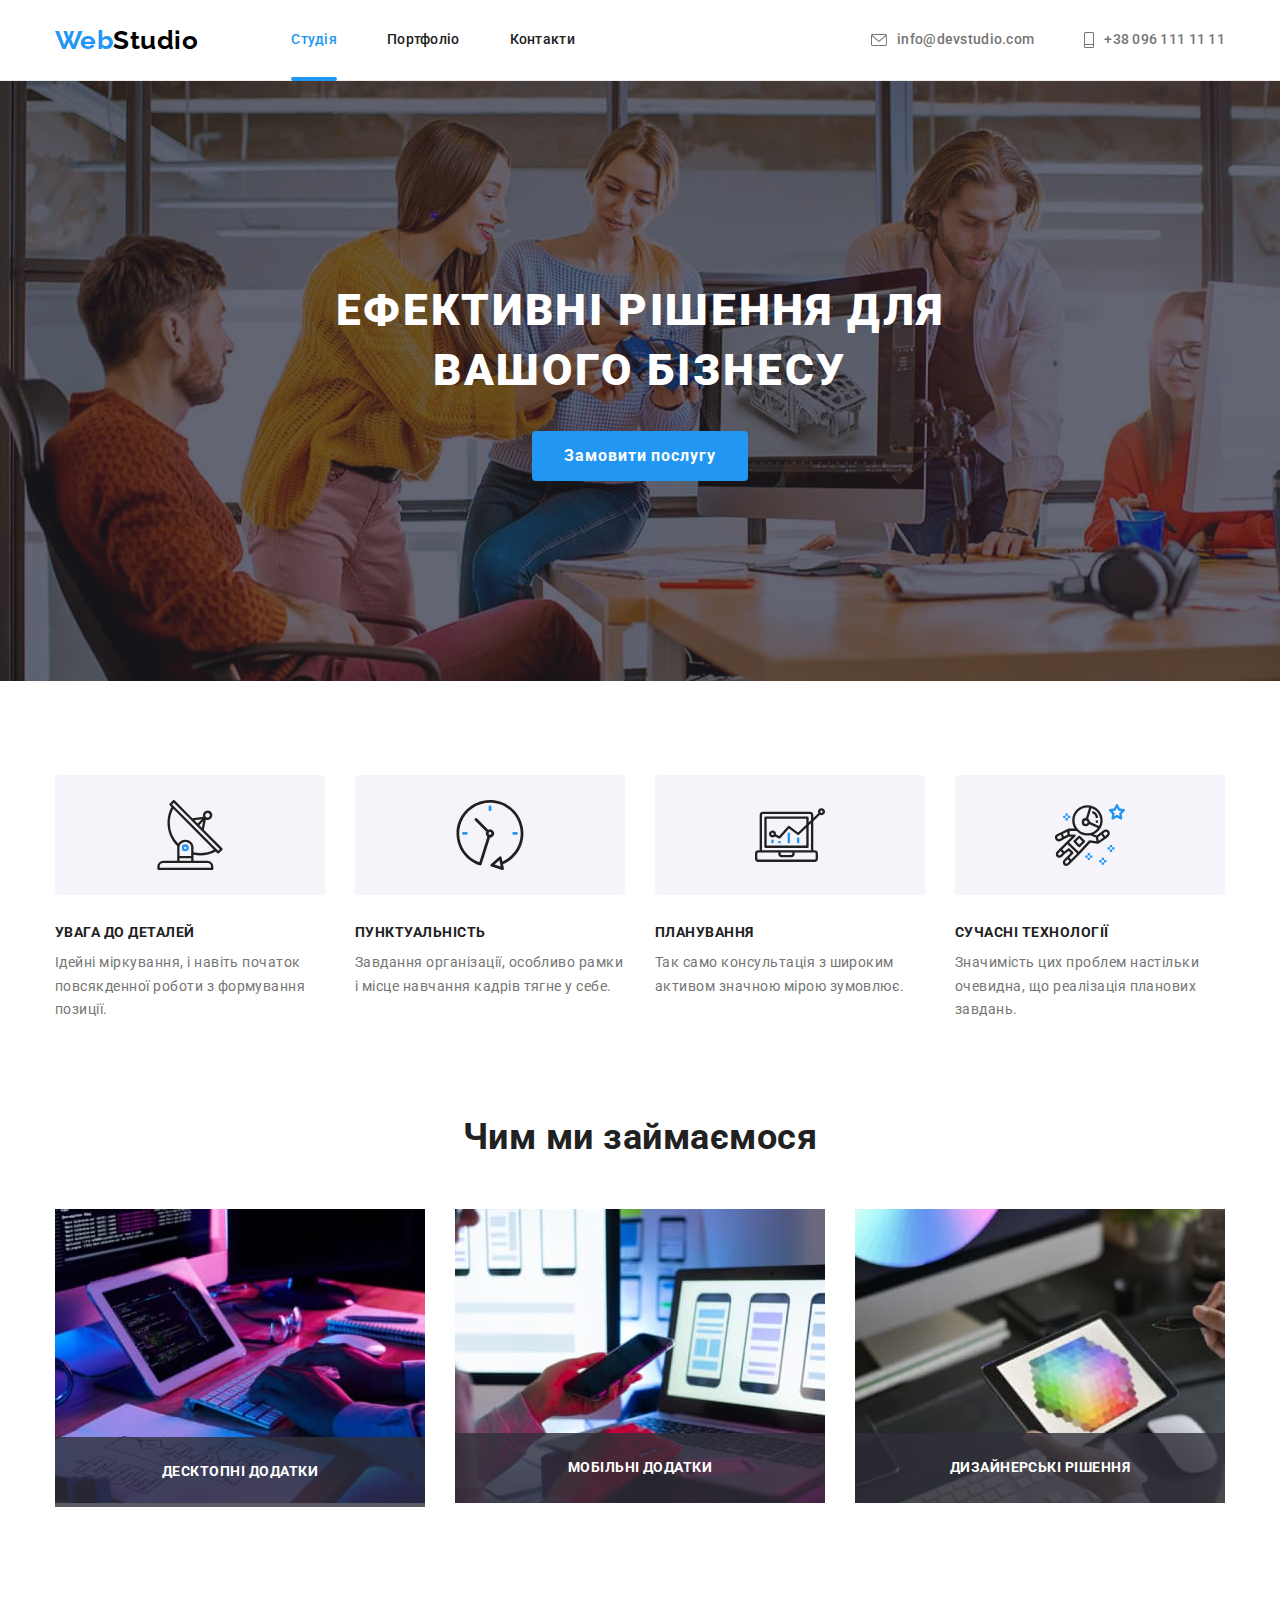
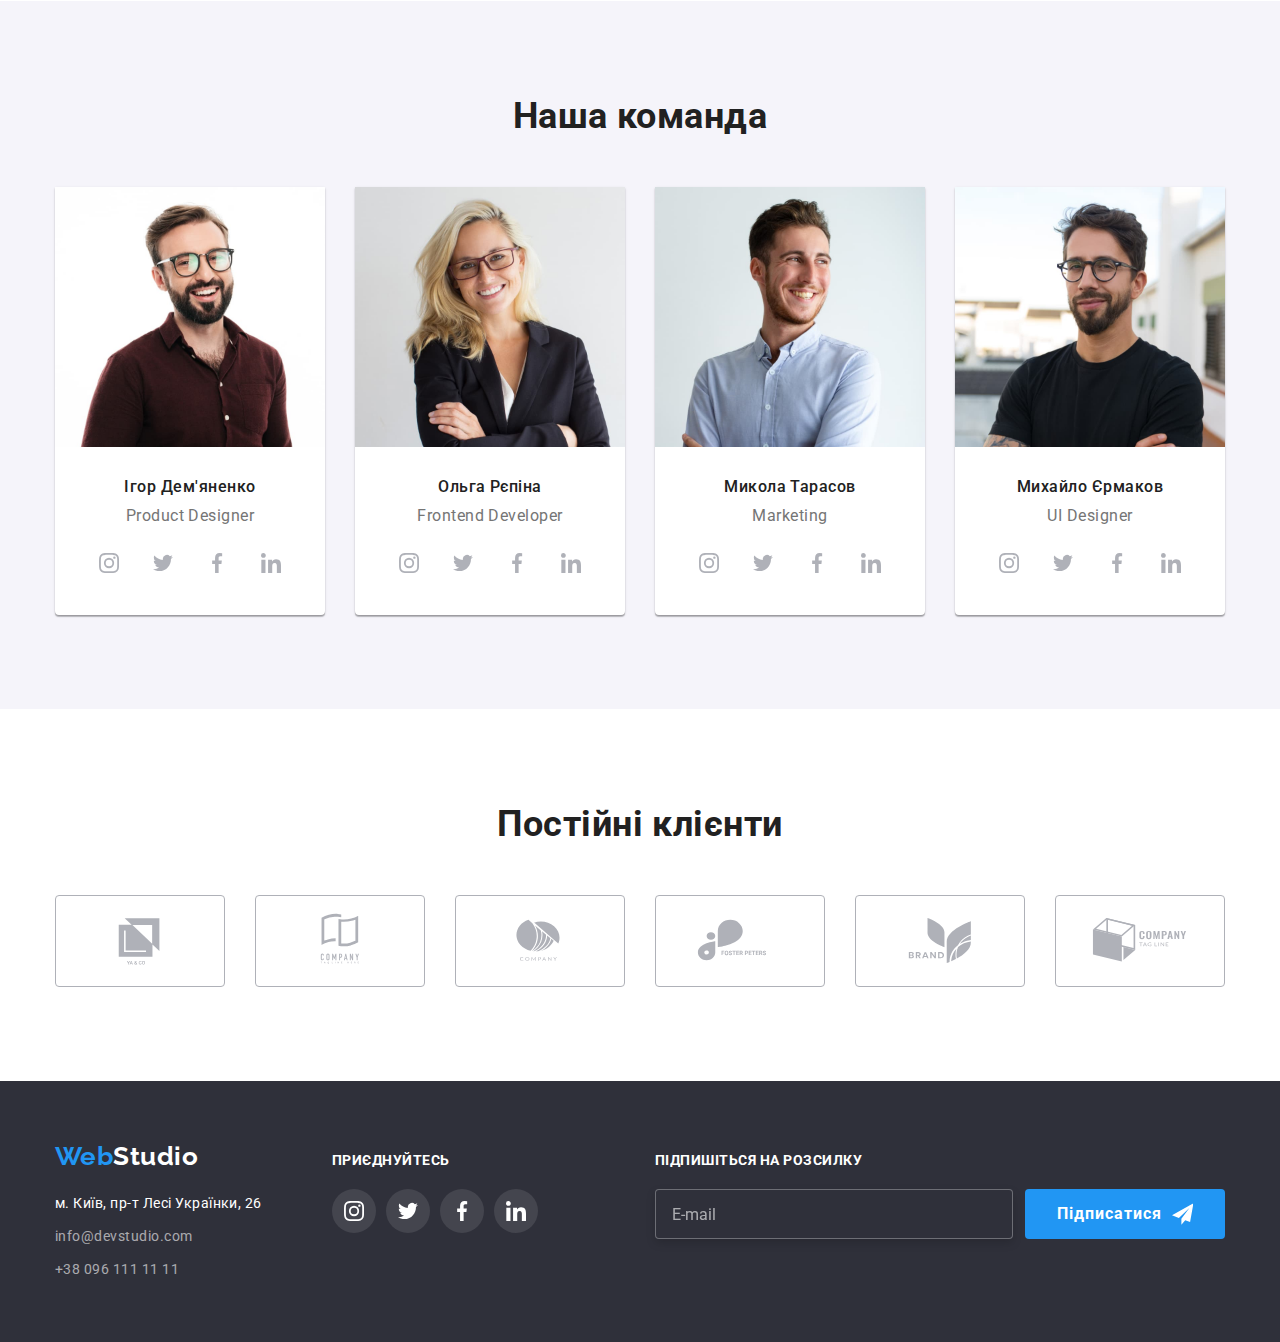
<file: index.html>
<!DOCTYPE html>
<html lang="uk">
  <head>
    <meta charset="UTF-8" />
    <meta http-equiv="X-UA-Compatible" content="IE=edge" />
    <meta name="viewport" content="width=device-width, initial-scale=1.0" />
    <title>Document</title>
    <link rel="preconnect" href="https://fonts.googleapis.com" />
    <link rel="preconnect" href="https://fonts.gstatic.com" crossorigin />
    <link
      href="https://fonts.googleapis.com/css2?family=Raleway:wght@700&family=Roboto:wght@400;500;700;900&display=swap"
      rel="stylesheet"
    />
    <link
      rel="stylesheet"
      href="https://cdnjs.cloudflare.com/ajax/libs/modern-normalize/1.0.0/modern-normalize.min.css"
    />
    <link rel="stylesheet" href="./css/main.min.css" />
  </head>
  <body>
    <!-- Header with Nav-pannel -->
    <header class="header">
      <div class="container nav__container">
        <a href="./index.html" class="link logo header__logo"
          ><span class="logo__web">Web</span>Studio</a
        >
        <nav class="nav">
          <ul class="list nav__list">
            <li class="item">
              <a href="./index.html" class="link nav__link nav__link--current">Студія</a>
            </li>
            <li class="item"><a href="./portfolio.html" class="link nav__link">Портфоліо</a></li>
            <li class="item"><a href="#" class="link nav__link">Контакти</a></li>
          </ul>
        </nav>
        <ul class="list auth__list">
          <li class="item">
            <a href="mailto:info@devstudio.com" class="link auth__link">
              <svg class="auth__icon" width="16" height="12">
                <use href="./images/icons.svg#icon-mail"></use>
              </svg>
              info@devstudio.com</a
            >
          </li>
          <li class="item">
            <a href="tel:+380961111111" class="link auth__link">
              <svg class="auth__icon" width="10" height="16">
                <use href="./images/icons.svg#icon-phone"></use>
              </svg>
              +38 096 111 11 11</a
            >
          </li>
        </ul>
      </div>
    </header>
    <!-- Main content -->
    <main>
      <!-- Section "Hero" -->
      <section class="hero">
        <div class="container hero__overlay">
          <h1 class="hero__title">Ефективні рішення для вашого бізнесу</h1>
          <button type="button" class="button" data-modal-open>Замовити послугу</button>
        </div>
      </section>
      <!-- Section "Preference" -->
      <section class="preference">
        <div class="container">
          <h2 class="visually-hidden">Наші переваги</h2>
          <ul class="list preference__list">
            <li class="preference__item">
              <div class="preference__icon">
                <svg width="70" height="70">
                  <use href="./images/icons.svg#icon-antenna"></use>
                </svg>
              </div>
              <h3 class="preference__subtitle">Увага до деталей</h3>
              <p class="preference__text">
                Ідейні міркування, і навіть початок повсякденної роботи з формування позиції.
              </p>
            </li>
            <li class="preference__item">
              <div class="preference__icon">
                <svg width="70" height="70">
                  <use href="./images/icons.svg#icon-clock"></use>
                </svg>
              </div>
              <h3 class="preference__subtitle">Пунктуальність</h3>
              <p class="preference__text">
                Завдання організації, особливо рамки і місце навчання кадрів тягне у себе.
              </p>
            </li>
            <li class="preference__item">
              <div class="preference__icon">
                <svg width="70" height="70">
                  <use href="./images/icons.svg#icon-diagram"></use>
                </svg>
              </div>
              <h3 class="preference__subtitle">Планування</h3>
              <p class="preference__text">
                Так само консультація з широким активом значною мірою зумовлює.
              </p>
            </li>
            <li class="preference__item">
              <div class="preference__icon">
                <svg width="70" height="70">
                  <use href="./images/icons.svg#icon-astronaut"></use>
                </svg>
              </div>
              <h3 class="preference__subtitle">Сучасні технології</h3>
              <p class="preference__text">
                Значимість цих проблем настільки очевидна, що реалізація планових завдань.
              </p>
            </li>
          </ul>
        </div>
      </section>
      <!-- Section Activity -->
      <section class="activity">
        <div class="container">
          <h2 class="activity__title">Чим ми займаємося</h2>
          <ul class="list activity__list">
            <li class="activity__item">
              <div class="activity__thumb">
                <img
                  src="./images/desktop.jpg"
                  alt="Десктопні додатки"
                  width="370"
                  height="294"
                  class="activity__mage"
                />
                <h3 class="activity__subtitle">Десктопні додатки</h3>
              </div>
            </li>
            <li class="activity__item">
              <div class="activity__thumb">
                <img
                  src="./images/mobile.jpg"
                  alt="Мобільні додатки"
                  width="370"
                  height="294"
                  class="activity__image"
                />
                <h3 class="activity__subtitle">Мобільні додатки</h3>
              </div>
            </li>
            <li class="activity__item">
              <div class="activity__thumb">
                <img
                  src="./images/design.jpg"
                  alt="Дизайнерські рішення"
                  width="370"
                  height="294"
                  class="activity__image"
                />
                <h3 class="activity__subtitle">Дизайнерські рішення</h3>
              </div>
            </li>
          </ul>
        </div>
      </section>
      <!-- Section Team -->
      <section class="team">
        <div class="container">
          <h2 class="team__title">Наша команда</h2>
          <ul class="list team__list">
            <li class="team__card">
              <img
                src="./images/designer.jpg"
                alt="Дизайнер продукту Ігор Дем'яненко"
                width="270"
                height="260"
                class="team__image"
              />
              <div class="team__item">
                <h3 class="team__subtitle">Ігор Дем'яненко</h3>
                <p class="team__text" lang="en">Product Designer</p>
                <ul class="list soc__list">
                  <li>
                    <a href="" class="soc__link">
                      <svg class="soc__icon" width="20" height="20">
                        <use href="./images/icons.svg#icon-instagram"></use>
                      </svg>
                    </a>
                  </li>
                  <li>
                    <a href="" class="soc__link">
                      <svg class="soc__icon" width="20" height="20">
                        <use href="./images/icons.svg#icon-twitter"></use>
                      </svg>
                    </a>
                  </li>
                  <li>
                    <a href="" class="soc__link">
                      <svg class="soc__icon" width="20" height="20">
                        <use href="./images/icons.svg#icon-facebook"></use>
                      </svg>
                    </a>
                  </li>
                  <li>
                    <a href="" class="soc__link">
                      <svg class="soc__icon" width="20" height="20">
                        <use href="./images/icons.svg#icon-linkedin"></use>
                      </svg>
                    </a>
                  </li>
                </ul>
              </div>
            </li>
            <li class="team__card">
              <img
                src="./images/frontend.jpg"
                alt="Розробник інтерфейсу Ольга Рєпіна"
                width="270"
                height="260"
                class="team__image"
              />
              <div class="team__item">
                <h3 class="team__subtitle">Ольга Рєпіна</h3>
                <p class="team__text" lang="en">Frontend Developer</p>
                <ul class="list soc__list">
                  <li>
                    <a href="" class="soc__link">
                      <svg class="soc__icon" width="20" height="20">
                        <use href="./images/icons.svg#icon-instagram"></use>
                      </svg>
                    </a>
                  </li>
                  <li>
                    <a href="" class="soc__link">
                      <svg class="soc__icon" width="20" height="20">
                        <use href="./images/icons.svg#icon-twitter"></use>
                      </svg>
                    </a>
                  </li>
                  <li>
                    <a href="" class="soc__link">
                      <svg class="soc__icon" width="20" height="20">
                        <use href="./images/icons.svg#icon-facebook"></use>
                      </svg>
                    </a>
                  </li>
                  <li>
                    <a href="" class="soc__link">
                      <svg class="soc__icon" width="20" height="20">
                        <use href="./images/icons.svg#icon-linkedin"></use>
                      </svg>
                    </a>
                  </li>
                </ul>
              </div>
            </li>
            <li class="team__card">
              <img
                src="./images/marketing.jpg"
                alt="Маркетолог Микола Тарасов"
                width="270"
                height="260"
                class="team__image"
              />
              <div class="team__item">
                <h3 class="team__subtitle">Микола Тарасов</h3>
                <p class="team__text" lang="en">Marketing</p>
                <ul class="list soc__list">
                  <li>
                    <a href="" class="soc__link">
                      <svg class="soc__icon" width="20" height="20">
                        <use href="./images/icons.svg#icon-instagram"></use>
                      </svg>
                    </a>
                  </li>
                  <li>
                    <a href="" class="soc__link">
                      <svg class="soc__icon" width="20" height="20">
                        <use href="./images/icons.svg#icon-twitter"></use>
                      </svg>
                    </a>
                  </li>
                  <li>
                    <a href="" class="soc__link">
                      <svg class="soc__icon" width="20" height="20">
                        <use href="./images/icons.svg#icon-facebook"></use>
                      </svg>
                    </a>
                  </li>
                  <li>
                    <a href="" class="soc__link">
                      <svg class="soc__icon" width="20" height="20">
                        <use href="./images/icons.svg#icon-linkedin"></use>
                      </svg>
                    </a>
                  </li>
                </ul>
              </div>
            </li>
            <li class="team__card">
              <img
                src="./images/ui.jpg"
                alt="Дизайнер інтерфейсу користувача Михайло Єрмаков"
                width="270"
                height="260"
                class="team__image"
              />
              <div class="team__item">
                <h3 class="team__subtitle">Михайло Єрмаков</h3>
                <p class="team__text" lang="en">UI Designer</p>
                <ul class="list soc__list">
                  <li>
                    <a href="" class="soc__link">
                      <svg class="soc__icon" width="20" height="20">
                        <use href="./images/icons.svg#icon-instagram"></use>
                      </svg>
                    </a>
                  </li>
                  <li>
                    <a href="" class="soc__link">
                      <svg class="soc__icon" width="20" height="20">
                        <use href="./images/icons.svg#icon-twitter"></use>
                      </svg>
                    </a>
                  </li>
                  <li>
                    <a href="" class="soc__link">
                      <svg class="soc__icon" width="20" height="20">
                        <use href="./images/icons.svg#icon-facebook"></use>
                      </svg>
                    </a>
                  </li>
                  <li>
                    <a href="" class="soc__link">
                      <svg class="soc__icon" width="20" height="20">
                        <use href="./images/icons.svg#icon-linkedin"></use>
                      </svg>
                    </a>
                  </li>
                </ul>
              </div>
            </li>
          </ul>
        </div>
      </section>
      <!-- Section Clients -->
      <section class="clients">
        <div class="container">
          <h2 class="clients__title">Постійні клієнти</h2>
          <ul class="list clients__list">
            <li class="clients__item">
              <a href="" class="clients__link">
                <svg class="clients__icon" width="106" height="60">
                  <use href="./images/icons.svg#icon-ya-co"></use>
                </svg>
              </a>
            </li>
            <li class="clients__item">
              <a href="" class="clients__link">
                <svg class="clients__icon" width="106" height="60">
                  <use href="./images/icons.svg#icon-tagline"></use>
                </svg>
              </a>
            </li>
            <li class="clients__item">
              <a href="" class="clients__link">
                <svg class="clients__icon" width="106" height="60">
                  <use href="./images/icons.svg#icon-company"></use>
                </svg>
              </a>
            </li>
            <li class="clients__item">
              <a href="" class="clients__link">
                <svg class="clients__icon" width="106" height="60">
                  <use href="./images/icons.svg#icon-foster-peters"></use>
                </svg>
              </a>
            </li>
            <li class="clients__item">
              <a href="" class="clients__link">
                <svg class="clients__icon" width="106" height="60">
                  <use href="./images/icons.svg#icon-brand"></use>
                </svg>
              </a>
            </li>
            <li class="clients__item">
              <a href="" class="clients__link">
                <svg class="clients__icon" width="106" height="60">
                  <use href="./images/icons.svg#icon-company-tagline"></use>
                </svg>
              </a>
            </li>
          </ul>
        </div>
      </section>
    </main>
    <!-- Footer -->
    <footer class="footer">
      <div class="container footer__container">
        <div>
          <a href="./index.html" class="link logo footer__logo"
            ><span class="logo__web">Web</span>Studio</a
          >
          <address>
            <ul class="list">
              <li class="footer__item">
                <a
                  href="https://goo.gl/maps/CPtrU1FHBa2aNyZL9"
                  target="_blank"
                  rel="noopener noreferrer nofollow"
                  class="link footer__map"
                  >м. Київ, пр-т Лесі Українки, 26</a
                >
              </li>
              <li class="footer__item">
                <a href="mailto:info@devstudio.com" class="link footer__link">info@devstudio.com</a>
              </li>
              <li class="footer__item">
                <a href="tel:+380961111111" class="link footer__link">+38 096 111 11 11</a>
              </li>
            </ul>
          </address>
        </div>
        <div class="social">
          <h2 class="footer__title">Приєднуйтесь</h2>
          <ul class="list social__list">
            <li>
              <a href="" class="social__link">
                <svg class="social__icon" width="20" height="20">
                  <use href="./images/icons.svg#icon-instagram"></use>
                </svg>
              </a>
            </li>
            <li>
              <a href="" class="social__link">
                <svg class="social__icon" width="20" height="20">
                  <use href="./images/icons.svg#icon-twitter"></use>
                </svg>
              </a>
            </li>
            <li>
              <a href="" class="social__link">
                <svg class="social__icon" width="20" height="20">
                  <use href="./images/icons.svg#icon-facebook"></use>
                </svg>
              </a>
            </li>
            <li>
              <a href="" class="social__link">
                <svg class="social__icon" width="20" height="20">
                  <use href="./images/icons.svg#icon-linkedin"></use>
                </svg>
              </a>
            </li>
          </ul>
        </div>
        <div class="subscription">
          <h2 class="footer__title">Підпишіться на розсилку</h2>
          <form class="subscription__form" name="subscription">
            <label class="subscription__input">
              <input
                class="subscription__label"
                type="email"
                name="subscription"
                placeholder="E-mail"
              />
            </label>
            <button type="submit" class="button subscription__button">
              Підписатися
              <svg class="subscription__icon" width="24" height="24">
                <use href="./images/icons.svg#icon-send"></use>
              </svg>
            </button>
          </form>
        </div>
      </div>
    </footer>
    <!-- Modal window -->
    <div class="backdrop is-hidden" data-modal>
      <div class="modal">
        <button type="button" class="modal__button" data-modal-close>
          <svg width="18" height="18">
            <use href="./images/icons.svg#icon-close"></use>
          </svg>
        </button>
        <h2 class="modal__title">Залиште свої дані, ми вам передзвонимо</h2>
        <form class="form" name="contact-form">
          <label class="form__label"
            >Ім'я
            <span class="form__control">
              <input class="form__input" type="text" name="person-name" />
              <svg class="form__icon" width="18" height="18">
                <use href="./images/icons.svg#icon-person-form"></use>
              </svg>
            </span>
          </label>
          <label class="form__label"
            >Телефон
            <span class="form__control">
              <input class="form__input" type="tel" name="person-tel" />
              <svg class="form__icon" width="18" height="18">
                <use href="./images/icons.svg#icon-phone-form"></use>
              </svg>
            </span>
          </label>
          <label class="form__label"
            >Пошта
            <span class="form__control">
              <input class="form__input" type="email" name="person-mail" />
              <svg class="form__icon" width="18" height="18">
                <use href="./images/icons.svg#icon-email-form"></use>
              </svg>
            </span>
          </label>
          <label class="form__area" for="person-comment">Коментар</label>
          <textarea
            class="form__textarea"
            name="person-comment"
            id="person-comment"
            placeholder="Введіть текст"
          ></textarea>

          <label class="checkbox__label">
            <input class="checkbox__input" type="checkbox" name="terms-checkbox" />
            <svg class="checkbox__icon" width="16" height="15">
              <use href="./images/icons.svg#icon-checkbox"></use>
            </svg>
            Погоджуюся з розсилкою та приймаю
            <a href="#" class="checkbox__link">Умови договору</a>
          </label>

          <button type="submit" class="button">Відправити</button>
        </form>
      </div>
    </div>
    <script src="./js/modal.js"></script>
  </body>
</html>
</file>
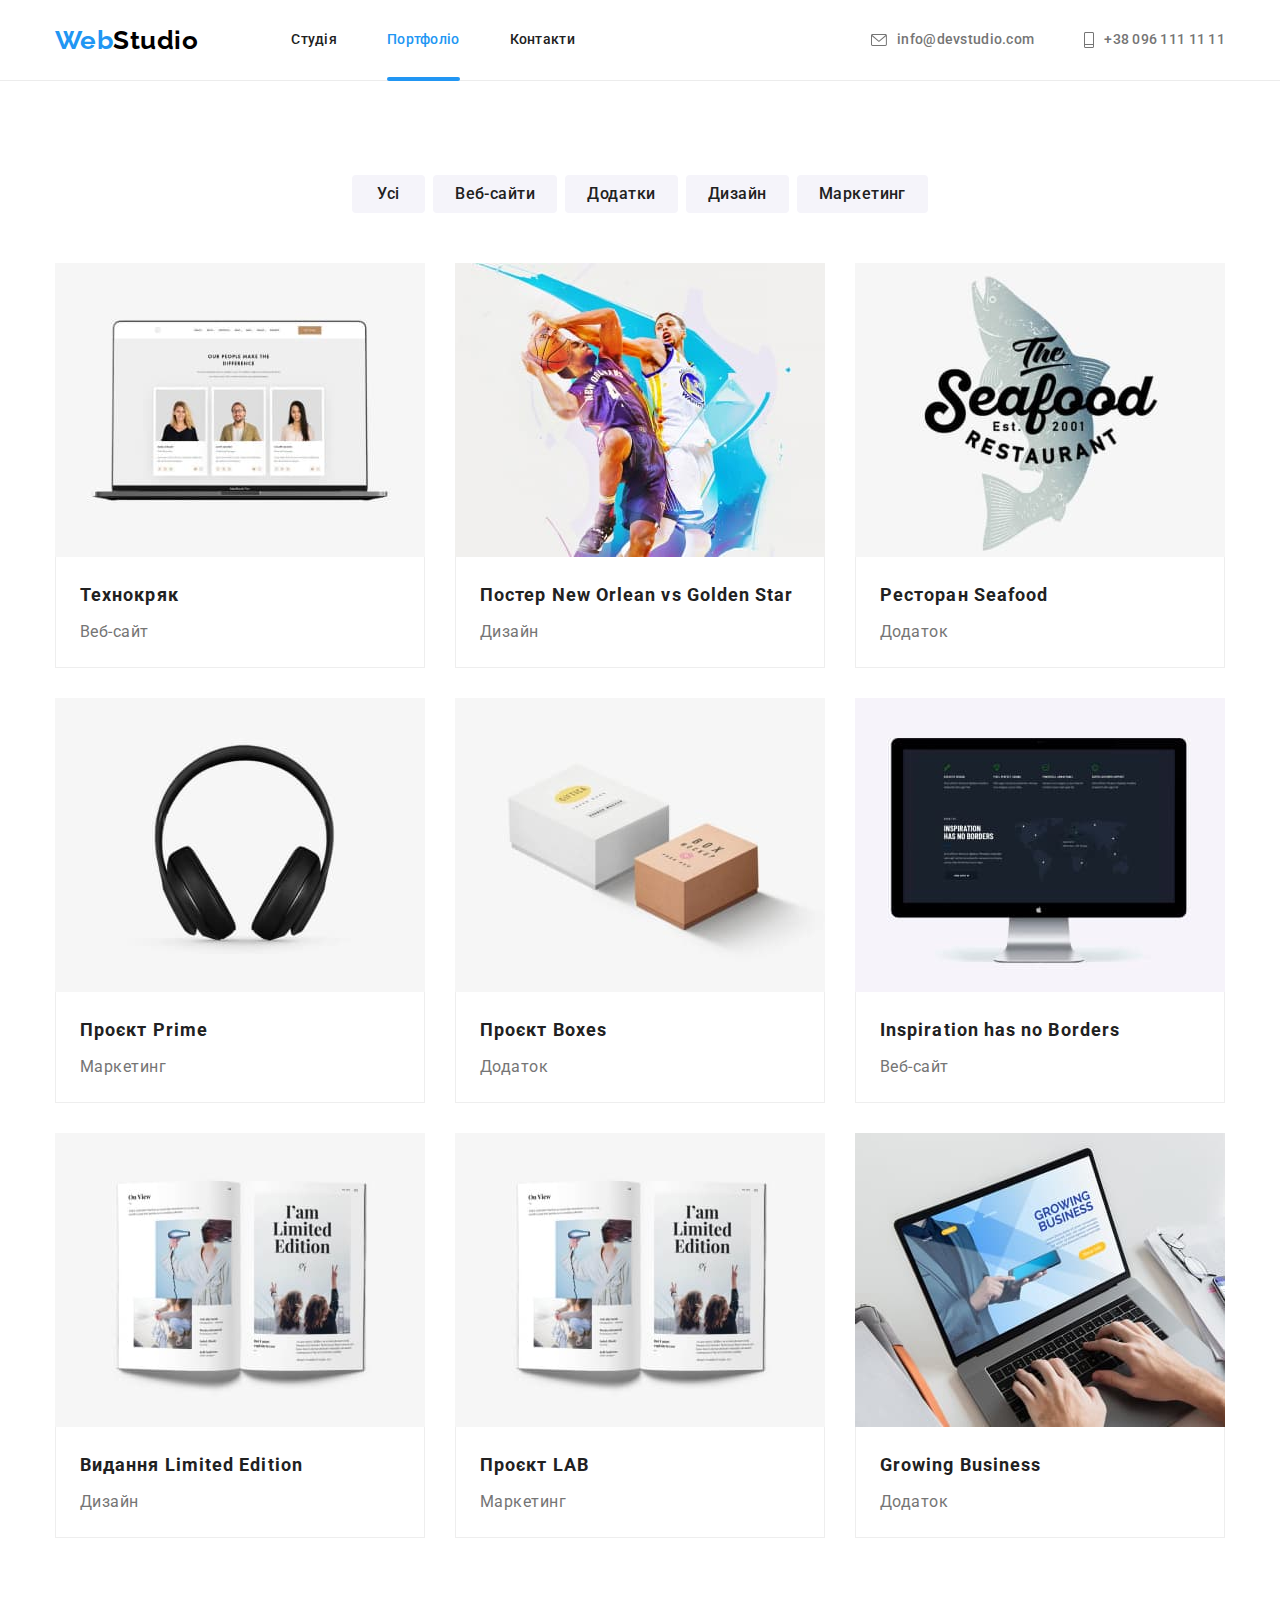
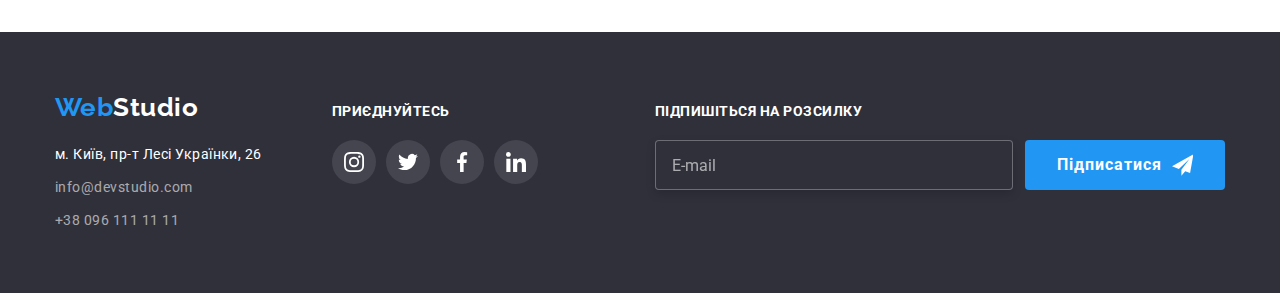
<file: portfolio.html>
<!DOCTYPE html>
<html lang="uk">
  <head>
    <meta charset="UTF-8" />
    <meta http-equiv="X-UA-Compatible" content="IE=edge" />
    <meta name="viewport" content="width=device-width, initial-scale=1.0" />
    <title>Document</title>
    <link rel="preconnect" href="https://fonts.googleapis.com" />
    <link rel="preconnect" href="https://fonts.gstatic.com" crossorigin />
    <link
      href="https://fonts.googleapis.com/css2?family=Raleway:wght@700&family=Roboto:wght@400;500;700;900&display=swap"
      rel="stylesheet"
    />
    <link
      rel="stylesheet"
      href="https://cdnjs.cloudflare.com/ajax/libs/modern-normalize/1.0.0/modern-normalize.min.css"
    />
    <link rel="stylesheet" href="./css/main.min.css" />
  </head>
  <body>
    <!-- Header with Nav-pannel -->
    <header class="header">
      <div class="container nav__container">
        <a href="./index.html" class="link logo header__logo"
          ><span class="logo__web">Web</span>Studio</a
        >
        <nav class="nav">
          <ul class="list nav__list">
            <li class="item">
              <a href="./index.html" class="link nav__link">Студія</a>
            </li>
            <li class="item"><a href="./portfolio.html" class="link nav__link  nav__link--current">Портфоліо</a></li>
            <li class="item"><a href="#" class="link nav__link">Контакти</a></li>
          </ul>
        </nav>
        <ul class="list auth__list">
          <li class="item">
            <a href="mailto:info@devstudio.com" class="link auth__link">
              <svg class="auth__icon" width="16" height="12">
                <use href="./images/icons.svg#icon-mail"></use>
              </svg>
              info@devstudio.com</a
            >
          </li>
          <li class="item">
            <a href="tel:+380961111111" class="link auth__link">
              <svg class="auth__icon" width="10" height="16">
                <use href="./images/icons.svg#icon-phone"></use>
              </svg>
              +38 096 111 11 11</a
            >
          </li>
        </ul>
      </div>
    </header>
    <main>
      <section class="portfolio">
        <div class="container">
          <h1 class="visually-hidden">Портфоліо</h1>
          <ul class="list filter">
            <li><button type="button" class="filter__button">Усі</button></li>
            <li>
              <button type="button" class="filter__button">Веб-сайти</button>
            </li>
            <li>
              <button type="button" class="filter__button">Додатки</button>
            </li>
            <li>
              <button type="button" class="filter__button">Дизайн</button>
            </li>
            <li>
              <button type="button" class="filter__button">Маркетинг</button>
            </li>
          </ul>
          <ul class="list projects">
          <li class= "projects__card">
            <a href="#" class="link projects__link">
              <div class= "projects__thumb">
                <img
                src="./images/technocrack.jpg"
                alt="Ноутбук"
                width="370"
                height="294"
                class= "projects__image"
              />
              <p class= "projects__overlay">Ресурс пропонує комплексні пропозиції з різним рівнем функціоналу та сервісів. Все це дозволить відвідувачу отримати вичерпні відомості про компанію чи приватну особу.</p>
              </div>
              <div class= "projects__items">
                <h2 class= "projects__subtitle">Технокряк</h2>
                <p class= "projects__text">Веб-сайт</p>
              </div>
            </a>
          </li>
          <li class= "projects__card">
            <a href="#" class="link projects__link">
              <div class="projects__thumb">
                <img
                src="./images/poster.jpg"
                alt="Гравці грають у баскетбол"
                width="370"
                height="294"
                class="projects__image"
              />
              <p class="projects__overlay">Ресурс пропонує комплексні пропозиції з різним рівнем функціоналу та сервісів. Все це дозволить відвідувачу отримати вичерпні відомості про компанію чи приватну особу.</p>
              </div>
              <div class="projects__items">
                <h2 class="projects__subtitle">Постер New Orlean vs Golden Star</h2>
                <p class="projects__text">Дизайн</p>
              </div>
            </a>
          </li>
          <li class="projects__card">
            <a href="#" class="link projects__link">
              <div class="projects__thumb">
                <img
                src="./images/seafood.jpg"
                alt="Емблема із зображенням риби"
                width="370"
                height="294"
                class="projects__image"
              />
            <p class="projects__overlay">Ресурс пропонує комплексні пропозиції з різним рівнем функціоналу та сервісів. Все це дозволить відвідувачу отримати вичерпні відомості про компанію чи приватну особу.</p>  
            </div>
              <div class="projects__items">
                <h2 class="projects__subtitle">Ресторан Seafood</h2>
                <p class="projects__text">Додаток</p>
              </div>
            </a>
          </li>
          <li class="projects__card">
            <a href="#" class="link projects__link">
             <div class="projects__thumb">
               <img
                src="./images/prime.jpg"
                alt="Навушники"
                width="370"
                height="294"
                class="projects__image"
              />
              <p class="projects__overlay">Ресурс пропонує комплексні пропозиції з різним рівнем функціоналу та сервісів. Все це дозволить відвідувачу отримати вичерпні відомості про компанію чи приватну особу.</p>
             </div>
              <div class="projects__items">
                <h2 class="projects__subtitle">Проєкт Prime</h2>
                <p class="projects__text">Маркетинг</p>
              </div>
            </a>
          </li>
          <li class="projects__card">
            <a href="#" class="link projects__link">
                <div class="projects__thumb">
                  <img
                src="./images/project-boxes.jpg"
                alt="Дві пакувальні коробки"
                width="370"
                height="294"
                class="projects__image"
              />
              <p class="projects__overlay">Ресурс пропонує комплексні пропозиції з різним рівнем функціоналу та сервісів. Все це дозволить відвідувачу отримати вичерпні відомості про компанію чи приватну особу.</p>
                </div>
                <div class="projects__items">
                <h2 class="projects__subtitle">Проєкт Boxes</h2>
                <p class="projects__text">Додаток</p>
              </div>
            </a>
          </li>
          <li class="projects__card">
            <a href="#" class="link projects__link">
              <div class="projects__thumb">
                <img
                src="./images/inspiratoin-has-no-borders.jpg"
                alt="Монітор комп'ютера"
                width="370"
                height="294"
                class="projects__image"
              />
              <p class="projects__overlay">Ресурс пропонує комплексні пропозиції з різним рівнем функціоналу та сервісів. Все це дозволить відвідувачу отримати вичерпні відомості про компанію чи приватну особу.</p>
              </div>
              <div class="projects__items">
                <h2 class="projects__subtitle">Inspiration has no Borders</h2>
                <p class="projects__text">Веб-сайт</p>
              </div>
            </a>
          </li>
          <li class="projects__card">
            <a href="#" class="link projects__link">
              <div class="projects__thumb">
                <img
                src="./images/limited-edition.jpg"
                alt="Журнал"
                width="370"
                height="294"
                class="projects__image"
              />
              <p class="projects__overlay">Ресурс пропонує комплексні пропозиції з різним рівнем функціоналу та сервісів. Все це дозволить відвідувачу отримати вичерпні відомості про компанію чи приватну особу.</p>
              </div>
              <div class="projects__items">
                <h2 class="projects__subtitle">Видання Limited Edition</h2>
                <p class="projects__text">Дизайн</p>
              </div>
            </a>
          </li>
          <li class="projects__card">
            <a href="#" class="link projects__link">
              <div class="projects__thumb">
                <img
                src="./images/limited-edition.jpg"
                alt="Етикетка"
                width="370"
                height="294"
                class="projects__image"
              />
              <p class="projects__overlay">Ресурс пропонує комплексні пропозиції з різним рівнем функціоналу та сервісів. Все це дозволить відвідувачу отримати вичерпні відомості про компанію чи приватну особу.</p>
              </div>
              <div class="projects__items">
                <h2 class="projects__subtitle">Проєкт LAB</h2>
                <p class="projects__text">Маркетинг</p>
              </div>
            </a>
          </li>
          <li class="projects__card">
            <a href="#" class="link projects__link">
              <div class="projects__thumb">
                <img
                src="./images/growing-busines.jpg"
                alt="Людина працює за ноутбуком"
                width="370"
                height="294"
                class="projects__image"
              />
              <p class="projects__overlay">Ресурс пропонує комплексні пропозиції з різним рівнем функціоналу та сервісів. Все це дозволить відвідувачу отримати вичерпні відомості про компанію чи приватну особу.</p>
              </div>
              <div class="projects__items">
                <h2 class="projects__subtitle">Growing Business</h2>
                <p class="projects__text">Додаток</p>
              </div>
            </a>
          </li>
        </ul>
      </section>
    </main>
<!-- Footer -->
    <footer class="footer">
      <div class="container footer__container">
        <div>
          <a href="./index.html" class="link logo footer__logo"
            ><span class="logo__web">Web</span>Studio</a
          >
          <address>
            <ul class="list">
              <li class="footer__item">
                <a
                  href="https://goo.gl/maps/CPtrU1FHBa2aNyZL9"
                  target="_blank"
                  rel="noopener noreferrer nofollow"
                  class="link footer__map"
                  >м. Київ, пр-т Лесі Українки, 26</a
                >
              </li>
              <li class="footer__item">
                <a href="mailto:info@devstudio.com" class="link footer__link">info@devstudio.com</a>
              </li>
              <li class="footer__item">
                <a href="tel:+380961111111" class="link footer__link">+38 096 111 11 11</a>
              </li>
            </ul>
          </address>
        </div>
        <div class="social">
          <h2 class="footer__title">Приєднуйтесь</h2>
          <ul class="list social__list">
            <li>
              <a href="" class="social__link">
                <svg class="social__icon" width="20" height="20">
                  <use href="./images/icons.svg#icon-instagram"></use>
                </svg>
              </a>
            </li>
            <li>
              <a href="" class="social__link">
                <svg class="social__icon" width="20" height="20">
                  <use href="./images/icons.svg#icon-twitter"></use>
                </svg>
              </a>
            </li>
            <li>
              <a href="" class="social__link">
                <svg class="social__icon" width="20" height="20">
                  <use href="./images/icons.svg#icon-facebook"></use>
                </svg>
              </a>
            </li>
            <li>
              <a href="" class="social__link">
                <svg class="social__icon" width="20" height="20">
                  <use href="./images/icons.svg#icon-linkedin"></use>
                </svg>
              </a>
            </li>
          </ul>
        </div>
        <div class="subscription">
          <h2 class="footer__title">Підпишіться на розсилку</h2>
          <form class="subscription__form" name="subscription">
            <label class="subscription__input">
              <input
                class="subscription__label"
                type="email"
                name="subscription"
                placeholder="E-mail"
              />
            </label>
            <button type="submit" class="button subscription__button">
              Підписатися
              <svg class="subscription__icon" width="24" height="24">
                <use href="./images/icons.svg#icon-send"></use>
              </svg>
            </button>
          </form>
        </div>
      </div>
    </footer>
  
    <script src="./js/modal.js"></script>
  </body>
</html>
</file>
<file: css/main.min.css>
:root{--primary-text-color: #212121;--secondary-text-color: #757575;--accent-text-color: #2196f3;--comment-textarea-color: rgba(117, 117, 117, 0.5);--nav-logo-color: #000000;--white-text-color: #ffffff;--footer-link-color: rgba(255, 255, 255, 0.6);--primary-background-color: #ffffff;--secondary-background-color: #f5f4fa;--accent-background-color: rgba(33, 150, 243, 0.9);--hero-background-color: #c4c4c4;--footer-background-color: #2f303a;--button-primary-background-color: #2196f3;--button-secondary-background-color: #f5f4fa;--secondary-background-color-hero-button: #188ce8;--portfolio-border-elements-color: #eeeeee;--border-bottom-header-color: #ececec;--activity-subtitle-background-color: rgba(47, 48, 58, 0.8);--color-link: #afb1b8;--cellar-link-background-color: rgba(255, 255, 255, 0.1);--gradient: linear-gradient(rgba(47, 48, 58, 0.4), rgba(47, 48, 58, 0.4));--button-shadow: 0px 3px 1px rgba(0, 0, 0, 0.1), 0px 1px 2px rgba(0, 0, 0, 0.08), 0px 2px 2px rgba(0, 0, 0, 0.12);--card-shadow: 0px 1px 3px rgba(0, 0, 0, 0.12), 0px 1px 1px rgba(0, 0, 0, 0.14), 0px 2px 1px rgba(0, 0, 0, 0.2);--portfolio-elements-shadow: 0px 1px 1px rgba(0, 0, 0, 0.12), 0px 4px 4px rgba(0, 0, 0, 0.06), 1px 4px 6px rgba(0, 0, 0, 0.16);--button-shadow-hero: 0px 4px 4px rgba(0, 0, 0, 0.15);--modal-background-color: rgba(0, 0, 0, 0.2);--modal-button-background-color: rgba(0, 0, 0, 0.1);--timing-function: cubic-bezier(0.4, 0, 0.2, 1);--form-border-color: rgba(33, 33, 33, 0.2);--focus-form-border-color: #2196f3;--footer-border-input: rgba(255, 255, 255, 0.3);--footer-placeholder-text: rgba(255, 255, 255, 0.6)}.visually-hidden{position:absolute;white-space:nowrap;width:1px;height:1px;overflow:hidden;border:0;padding:0;clip:rect(0 0 0 0);-webkit-clip-path:inset(50%);clip-path:inset(50%);margin:-1px}html{-webkit-box-sizing:border-box;box-sizing:border-box}*,*::before,*::after{-webkit-box-sizing:inherit;box-sizing:inherit}*{margin:0;padding:0}body{font-family:"Roboto",sans-serif;letter-spacing:.03em;color:var(--primary-text-color);background-color:var(--primary-background-color)}.link{text-decoration:none}.list{list-style:none}.container{width:1200px;padding:0 15px;margin:0 auto}.activity__image,.team__image,.projects__image{display:block}.button{display:-webkit-box;display:-ms-flexbox;display:flex;border:0px solid rgba(0,0,0,0);padding:10px 32px;margin:0 auto;border-radius:4px;min-width:200px;height:50px;-webkit-box-pack:center;-ms-flex-pack:center;justify-content:center;-webkit-box-align:center;-ms-flex-align:center;align-items:center;font-weight:700;font-size:16px;line-height:1.88;letter-spacing:.06em;font-family:inherit;cursor:pointer;color:var(--white-text-color);background-color:var(--button-primary-background-color);-webkit-transition:background-color 250ms var(--timing-function),-webkit-box-shadow 250ms var(--timing-function);transition:background-color 250ms var(--timing-function),-webkit-box-shadow 250ms var(--timing-function);transition:background-color 250ms var(--timing-function),box-shadow 250ms var(--timing-function);transition:background-color 250ms var(--timing-function),box-shadow 250ms var(--timing-function),-webkit-box-shadow 250ms var(--timing-function)}.button:hover,.button:focus{background-color:var(--secondary-background-color-hero-button);-webkit-box-shadow:var(--button-shadow-hero);box-shadow:var(--button-shadow-hero)}.filter__button{display:inline-block;border:0px solid rgba(0,0,0,0);padding:6px 22px;border-radius:4px;min-width:73px;text-align:center;font-weight:500;font-size:16px;line-height:1.62;letter-spacing:.03em;font-family:inherit;cursor:pointer;color:var(--primary-text-color);background-color:var(--button-secondary-background-color);-webkit-transition:color 250ms var(--timing-function),background-color 250ms var(--timing-function),-webkit-box-shadow 250ms var(--timing-function);transition:color 250ms var(--timing-function),background-color 250ms var(--timing-function),-webkit-box-shadow 250ms var(--timing-function);transition:color 250ms var(--timing-function),background-color 250ms var(--timing-function),box-shadow 250ms var(--timing-function);transition:color 250ms var(--timing-function),background-color 250ms var(--timing-function),box-shadow 250ms var(--timing-function),-webkit-box-shadow 250ms var(--timing-function)}.filter__button:hover,.filter__button:focus{color:var(--white-text-color);background-color:var(--button-primary-background-color);-webkit-box-shadow:var(--button-shadow);box-shadow:var(--button-shadow)}.logo{font-family:"Raleway",sans-serif;font-weight:700;font-size:26px;line-height:1.19;color:var(--nav-logo-color)}.logo__web{color:var(--accent-text-color)}.header__logo{padding:24px 0}.footer__logo{display:inline-block;margin-bottom:20px;color:var(--white-text-color)}.header{border-bottom:1px solid var(--border-bottom-header-color)}.nav__container{display:-webkit-box;display:-ms-flexbox;display:flex;-webkit-box-align:center;-ms-flex-align:center;align-items:center}.nav__list,.auth__list{display:-webkit-box;display:-ms-flexbox;display:flex}.nav{margin-left:93px}.auth__list{margin-left:auto}.nav__list .item:not(:last-child),.auth__list .item:not(:last-child){margin-right:50px}.nav__link{position:relative;display:block;padding:32px 0;font-weight:500;font-size:14px;line-height:1.14;letter-spacing:.02em;color:var(--primary-text-color);-webkit-transition:color 250ms var(--timing-function);transition:color 250ms var(--timing-function)}.nav__link::after{position:absolute;content:"";bottom:-1px;left:0;width:100%;height:4px;opacity:0;background-color:var(--button-primary-background-color);border-radius:2px}.nav__link:hover,.nav__link:focus{color:var(--accent-text-color)}.nav__link--current{color:var(--accent-text-color)}.nav__link--current::after{opacity:1}.auth__link{display:-webkit-box;display:-ms-flexbox;display:flex;padding:32px 0;-webkit-box-align:center;-ms-flex-align:center;align-items:center;font-weight:500;font-size:14px;line-height:1.14;letter-spacing:.02em;color:var(--secondary-text-color);-webkit-transition:color 250ms var(--timing-function);transition:color 250ms var(--timing-function)}.auth__link:hover,.auth__link:focus{color:var(--accent-text-color)}.auth__icon{margin-right:10px;fill:var(--secondary-text-color);-webkit-transition:fill 250ms var(--timing-function);transition:fill 250ms var(--timing-function)}.auth__link:hover .auth__icon,.auth__link:focus .auth__icon{fill:var(--accent-text-color)}.hero{text-align:center;max-width:1600px;margin:0 auto;padding:200px 0;background-color:var(--hero-background-color);background-image:var(--gradient),url(../images/hero-img.jpg)}.hero__overlay{width:100%;max-width:1600px}.hero__title{display:inline-block;width:700px;margin-bottom:30px;font-weight:900;font-size:44px;line-height:1.36;letter-spacing:.06em;text-align:center;text-transform:uppercase;color:var(--white-text-color)}.preference{padding:94px 0}.preference__icon{display:-webkit-box;display:-ms-flexbox;display:flex;width:100%;height:120px;-webkit-box-align:center;-ms-flex-align:center;align-items:center;-webkit-box-pack:center;-ms-flex-pack:center;justify-content:center;margin-bottom:30px;background-color:var(--secondary-background-color);border-radius:4px}.preference__list{display:-webkit-box;display:-ms-flexbox;display:flex;gap:30px}.preference__item{width:calc((100% - 90px)/4)}.preference__subtitle{display:block;margin-bottom:10px;font-weight:700;font-size:14px;line-height:1.14;text-transform:uppercase}.preference__text{display:block;font-size:14px;line-height:1.71;color:var(--secondary-text-color)}.activity{padding-bottom:94px}.activity__title{display:block;margin-bottom:50px;font-weight:700;font-size:36px;line-height:1.17;text-align:center}.activity__list{display:-webkit-box;display:-ms-flexbox;display:flex;gap:30px}.activity__item{width:calc((100% - 60px)/3)}.activity__thumb{position:relative}.activity__subtitle{display:-webkit-box;display:-ms-flexbox;display:flex;position:absolute;bottom:0%;width:100%;height:70px;-webkit-box-align:center;-ms-flex-align:center;align-items:center;-webkit-box-pack:center;-ms-flex-pack:center;justify-content:center;font-size:14px;line-height:1.14;text-transform:uppercase;background-color:var(--activity-subtitle-background-color);color:var(--white-text-color)}.team{padding:94px 0;background-color:var(--secondary-background-color)}.team__title{display:block;margin-bottom:50px;font-weight:700;font-size:36px;line-height:1.17;text-align:center}.team__list{display:-webkit-box;display:-ms-flexbox;display:flex;gap:30px}.team__card{width:calc((100% - 90px)/4);background-color:var(--primary-background-color);-webkit-box-shadow:var(--card-shadow);box-shadow:var(--card-shadow);border-radius:0px 0px 4px 4px}.team__item{padding:30px}.team__subtitle{display:block;margin-bottom:10px;font-weight:500;font-size:16px;line-height:1.19;text-align:center}.team__text{display:block;margin-bottom:16px;font-size:16px;line-height:1.19;text-align:center;color:var(--secondary-text-color)}.soc__list{display:-webkit-box;display:-ms-flexbox;display:flex;-webkit-box-pack:center;-ms-flex-pack:center;justify-content:center;gap:10px}.soc__icon{fill:var(--color-link);-webkit-transition:fill 250ms var(--timing-function);transition:fill 250ms var(--timing-function)}.soc__link:hover .soc__icon,.soc__link:focus .soc__icon{fill:var(--white-text-color)}.soc__link{display:-webkit-box;display:-ms-flexbox;display:flex;width:44px;height:44px;-webkit-box-align:center;-ms-flex-align:center;align-items:center;-webkit-box-pack:center;-ms-flex-pack:center;justify-content:center;border-radius:50%;-webkit-transition:background-color 250ms var(--timing-function);transition:background-color 250ms var(--timing-function)}.soc__link:hover,.soc__link:focus{background-color:var(--button-primary-background-color)}.clients{padding:94px 0}.clients__title{display:block;margin-bottom:50px;font-weight:700;font-size:36px;line-height:1.17;text-align:center}.clients__list{display:-webkit-box;display:-ms-flexbox;display:flex;-webkit-box-pack:center;-ms-flex-pack:center;justify-content:center;gap:30px}.clients__item{width:calc((100% - 150px)/6);height:92px}.clients__icon{fill:var(--color-link);-webkit-transition:fill 250ms var(--timing-function);transition:fill 250ms var(--timing-function)}.clients__link:hover .clients__icon,.clients__link:focus .clients__icon{fill:var(--accent-text-color)}.clients__link{display:-webkit-box;display:-ms-flexbox;display:flex;width:100%;height:100%;-webkit-box-align:center;-ms-flex-align:center;align-items:center;-webkit-box-pack:center;-ms-flex-pack:center;justify-content:center;border:1px solid var(--color-link);border-radius:4px;-webkit-transition:border-color 250ms var(--timing-function);transition:border-color 250ms var(--timing-function)}.clients__link:hover,.clients__link:focus{border-color:var(--button-primary-background-color)}.portfolio{padding:94px 0}.filter{display:-webkit-box;display:-ms-flexbox;display:flex;-webkit-box-pack:center;-ms-flex-pack:center;justify-content:center;margin-bottom:50px;gap:8px}.projects{display:-webkit-box;display:-ms-flexbox;display:flex;-ms-flex-wrap:wrap;flex-wrap:wrap}.projects__card{width:calc((100% - 60px)/3)}.projects__card:not(:nth-child(3n)){margin-right:30px}.projects__card:not(:nth-last-child(-n+3)){margin-bottom:30px}.projects__link{display:block;-webkit-transition:-webkit-box-shadow 250ms var(--timing-function);transition:-webkit-box-shadow 250ms var(--timing-function);transition:box-shadow 250ms var(--timing-function);transition:box-shadow 250ms var(--timing-function), -webkit-box-shadow 250ms var(--timing-function)}.projects__link:hover,.projects__link:focus{-webkit-box-shadow:var(--portfolio-elements-shadow);box-shadow:var(--portfolio-elements-shadow)}.projects__items{padding:20px 24px;border:1px solid var(--portfolio-border-elements-color);border-top:0}.projects__subtitle{display:block;margin-bottom:4px;font-weight:700;font-size:18px;line-height:2;letter-spacing:.06em;color:var(--primary-text-color)}.projects__text{display:block;font-size:16px;line-height:1.88;color:var(--secondary-text-color)}.projects__thumb{position:relative;overflow:hidden}.projects__overlay{position:absolute;padding:63px 24px;top:0%;font-size:18px;line-height:1.56;background-color:var(--accent-background-color);color:var(--white-text-color);-webkit-transform:translateY(100%);transform:translateY(100%);-webkit-transition:-webkit-transform 250ms var(--timing-function);transition:-webkit-transform 250ms var(--timing-function);transition:transform 250ms var(--timing-function);transition:transform 250ms var(--timing-function), -webkit-transform 250ms var(--timing-function)}.projects__link:hover .projects__overlay,.projects__link:focus .projects__overlay{-webkit-transform:translateY(0%);transform:translateY(0%)}.footer{padding:60px 0;background-color:var(--footer-background-color)}.footer__container{display:-webkit-box;display:-ms-flexbox;display:flex;-webkit-box-align:baseline;-ms-flex-align:baseline;align-items:baseline}.footer__item{display:block}.footer__item:not(:last-child){margin-bottom:9px}.footer__map{font-style:normal;font-size:14px;line-height:1.71;color:var(--white-text-color);-webkit-transition:color 250ms var(--timing-function);transition:color 250ms var(--timing-function)}.footer__map:hover,.footer__map:focus{color:var(--accent-text-color)}.footer__link{font-style:normal;font-weight:400;font-size:14px;line-height:1.71;color:var(--footer-link-color);-webkit-transition:color 250ms var(--timing-function);transition:color 250ms var(--timing-function)}.footer__link:hover,.footer__link:focus{color:var(--accent-text-color)}.footer__title{margin-bottom:20px;font-weight:700;font-size:14px;line-height:1.14;text-transform:uppercase;color:var(--white-text-color)}.social{margin-left:70px}.social__list{display:-webkit-box;display:-ms-flexbox;display:flex;-webkit-box-pack:center;-ms-flex-pack:center;justify-content:center;gap:10px}.social__icon{fill:var(--white-text-color)}.social__link{display:-webkit-box;display:-ms-flexbox;display:flex;width:44px;height:44px;-webkit-box-align:center;-ms-flex-align:center;align-items:center;-webkit-box-pack:center;-ms-flex-pack:center;justify-content:center;border-radius:50%;background-color:var(--cellar-link-background-color);-webkit-transition:background-color 250ms var(--timing-function);transition:background-color 250ms var(--timing-function)}.social__link:hover,.social__link:focus{background-color:var(--button-primary-background-color)}.subscription{width:570px;height:86px;margin-left:auto}.subscription__form{display:-webkit-box;display:-ms-flexbox;display:flex}.subscription__input{width:100%;margin-right:12px}.subscription__label{display:block;width:358px;height:50px;padding:15px 16px;color:var(--white-text-color);background:var(--footer-background-color);border:1px solid var(--footer-border-input);-webkit-filter:drop-shadow(0px 4px 4px rgba(0, 0, 0, 0.15));filter:drop-shadow(0px 4px 4px rgba(0, 0, 0, 0.15));border-radius:4px}.subscription__label::-webkit-input-placeholder{font-size:16px;line-height:1.25;color:var(--footer-placeholder-text)}.subscription__label::-moz-placeholder{font-size:16px;line-height:1.25;color:var(--footer-placeholder-text)}.subscription__label:-ms-input-placeholder{font-size:16px;line-height:1.25;color:var(--footer-placeholder-text)}.subscription__label::-ms-input-placeholder{font-size:16px;line-height:1.25;color:var(--footer-placeholder-text)}.subscription__label::placeholder{font-size:16px;line-height:1.25;color:var(--footer-placeholder-text)}.subscription__button{margin:0;max-width:200px}.subscription__icon{margin-left:10px;fill:var(--primary-background-color)}.backdrop{position:fixed;top:0;left:0;opacity:1;-webkit-transition:opacity 250ms var(--timing-function),visibility 250ms var(--timing-function);transition:opacity 250ms var(--timing-function),visibility 250ms var(--timing-function);width:100%;height:100%;background-color:var(--modal-background-color)}.backdrop.is-hidden{pointer-events:none;opacity:0;visibility:hidden}.modal{position:absolute;top:50%;left:50%;-webkit-transform:translate(-50%, -50%) scale(1);transform:translate(-50%, -50%) scale(1);-webkit-transition:-webkit-transform 250ms var(--timing-function);transition:-webkit-transform 250ms var(--timing-function);transition:transform 250ms var(--timing-function);transition:transform 250ms var(--timing-function), -webkit-transform 250ms var(--timing-function);padding:40px;width:528px;height:581px;background-color:var(--primary-background-color);-webkit-box-shadow:var(--card-shadow);box-shadow:var(--card-shadow);border-radius:4px}.backdrop.is-hidden .modal{-webkit-transform:translate(-50%, -50%) scale(0.1);transform:translate(-50%, -50%) scale(0.1)}.modal__button{position:absolute;top:8px;right:8px;display:-webkit-box;display:-ms-flexbox;display:flex;width:30px;height:30px;-webkit-box-align:center;-ms-flex-align:center;align-items:center;-webkit-box-pack:center;-ms-flex-pack:center;justify-content:center;cursor:pointer;border-radius:50%;border:1px solid var(--modal-button-background-color);background-color:var(--primary-background-color);-webkit-transition:fill 250ms var(--timing-function);transition:fill 250ms var(--timing-function)}.modal__button:hover,.modal__button:focus{fill:var(--button-primary-background-color)}.modal__title{margin-bottom:12px;font-size:20px;line-height:1.15;text-align:center}.form__label{display:block;margin-bottom:10px;font-size:12px;line-height:1.17;letter-spacing:.01em;color:var(--secondary-text-color)}.form__control{display:block;position:relative;margin-top:4px}.form__input{position:relative;display:-webkit-box;display:-ms-flexbox;display:flex;-webkit-box-pack:center;-ms-flex-pack:center;justify-content:center;-webkit-box-align:center;-ms-flex-align:center;align-items:center;width:100%;height:40px;padding:11px 12px 11px 42px;border:1px solid var(--form-border-color);border-radius:4px;outline:none;-webkit-transition:border-color 250ms var(--timing-function);transition:border-color 250ms var(--timing-function)}.form__input:focus{border-color:var(--focus-form-border-color)}.form__icon{position:absolute;top:50%;left:12px;-webkit-transform:translateY(-50%);transform:translateY(-50%);fill:currentColor;-webkit-transition:fill 250ms var(--timing-function);transition:fill 250ms var(--timing-function)}.form__control:focus-within .form__icon{fill:var(--focus-form-border-color)}.form__area{display:block;margin-bottom:4px;font-size:12px;line-height:1.17;letter-spacing:.01em;color:var(--secondary-text-color)}.form__textarea{width:100%;height:120px;padding:12px 16px;margin-bottom:20px;resize:none;border:1px solid var(--form-border-color);border-radius:4px;outline:none;-webkit-transition:border-color 250ms var(--timing-function);transition:border-color 250ms var(--timing-function)}.form__textarea:focus{border-color:var(--focus-form-border-color)}.form__textarea::-webkit-input-placeholder{font-size:12px;line-height:1.17;letter-spacing:.01em;color:var(--comment-textarea-color)}.form__textarea::-moz-placeholder{font-size:12px;line-height:1.17;letter-spacing:.01em;color:var(--comment-textarea-color)}.form__textarea:-ms-input-placeholder{font-size:12px;line-height:1.17;letter-spacing:.01em;color:var(--comment-textarea-color)}.form__textarea::-ms-input-placeholder{font-size:12px;line-height:1.17;letter-spacing:.01em;color:var(--comment-textarea-color)}.form__textarea::placeholder{font-size:12px;line-height:1.17;letter-spacing:.01em;color:var(--comment-textarea-color)}.checkbox__input{-webkit-appearance:none;-moz-appearance:none;appearance:none}.checkbox__input::before{content:"";position:absolute;top:50%;left:12px;-webkit-transform:translateY(-50%);transform:translateY(-50%);display:block;width:16px;height:15px;border:2px solid var(--primary-text-color);border-radius:2px;-webkit-transition:border-color 250ms var(--timing-function);transition:border-color 250ms var(--timing-function)}.checkbox__input:hover::before,.checkbox__input:focus::before{border-color:var(--focus-form-border-color)}.checkbox__label{position:relative;display:block;text-align:center;margin-bottom:30px;font-size:14px;line-height:1.71;letter-spacing:.03em;color:var(--secondary-text-color)}.checkbox__icon{position:absolute;top:50%;left:12px;-webkit-transform:translateY(-50%);transform:translateY(-50%);fill:var(--primary-background-color);border-radius:2px;cursor:pointer;opacity:0;-webkit-transition:opacity 250ms var(--timing-function);transition:opacity 250ms var(--timing-function)}.checkbox__input:checked+.checkbox__icon{opacity:1}.checkbox__link{color:var(--accent-text-color)}/*# sourceMappingURL=main.min.css.map */
</file>
